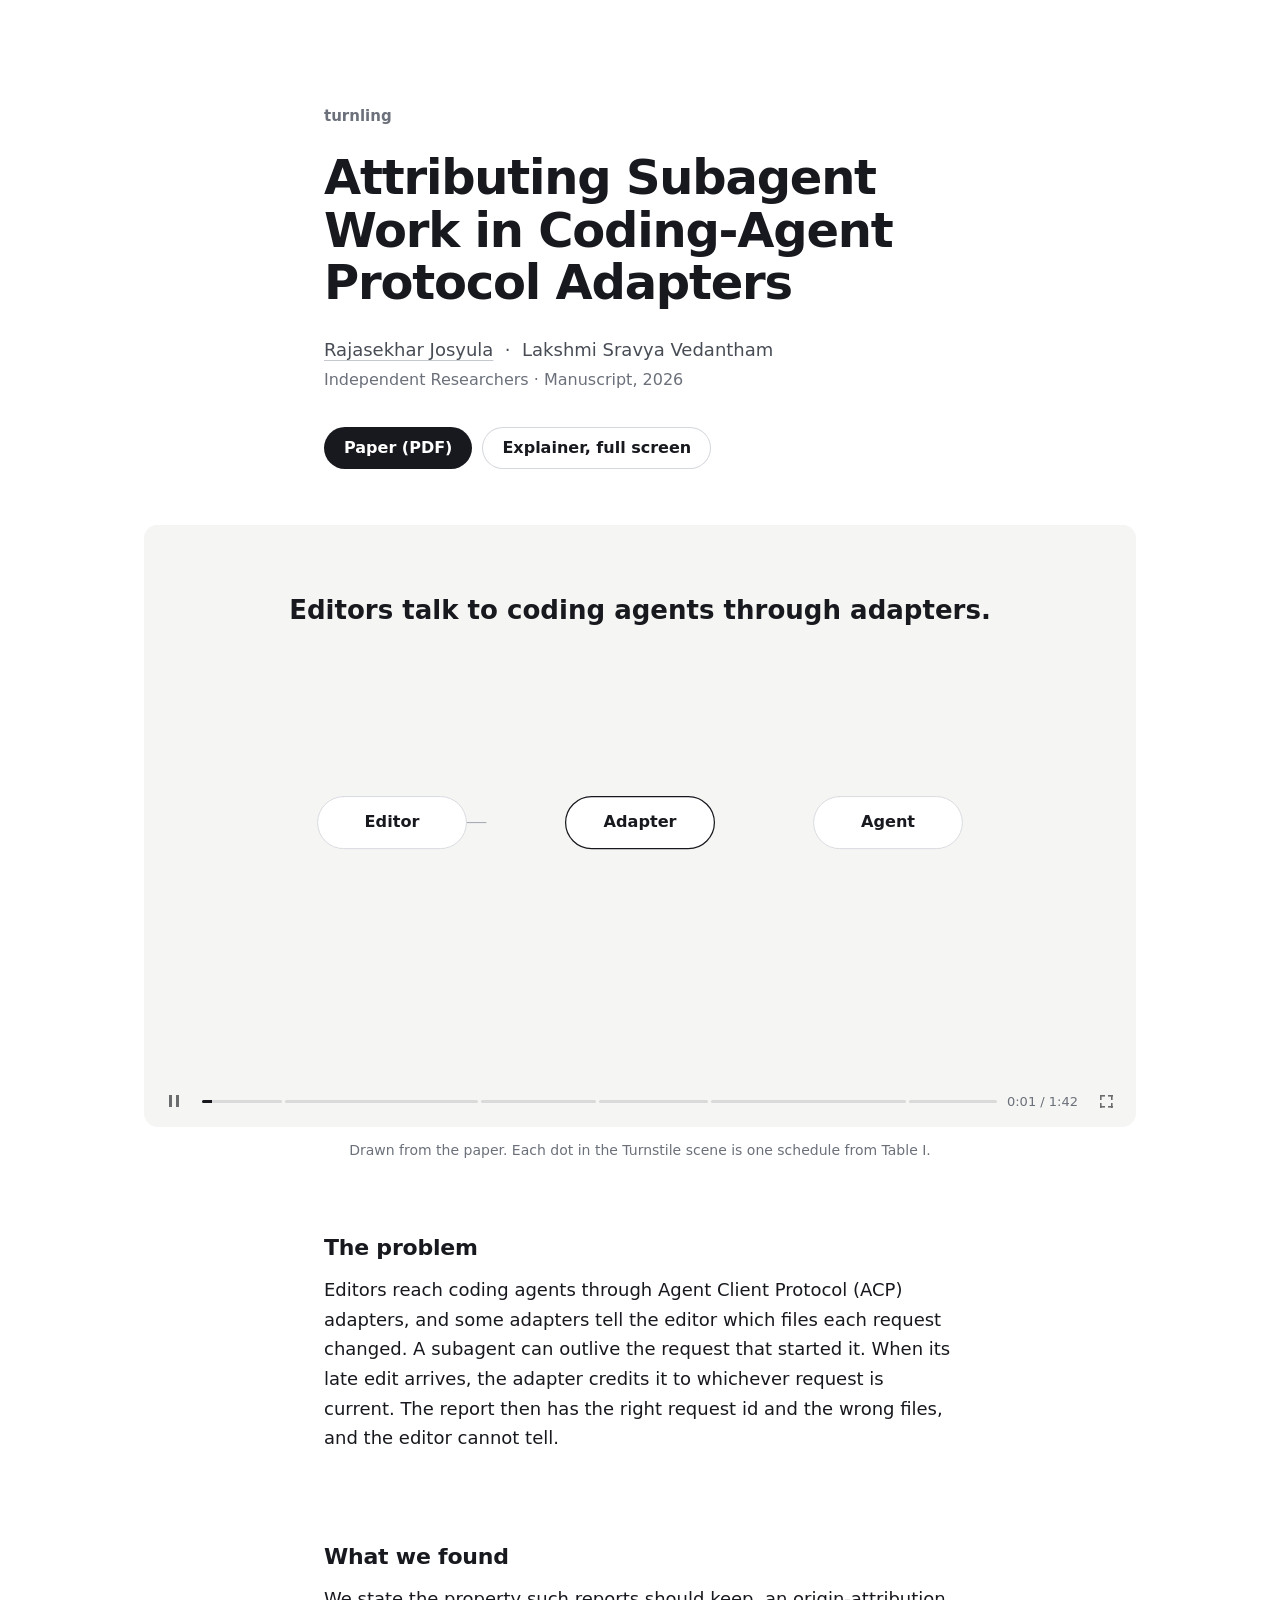
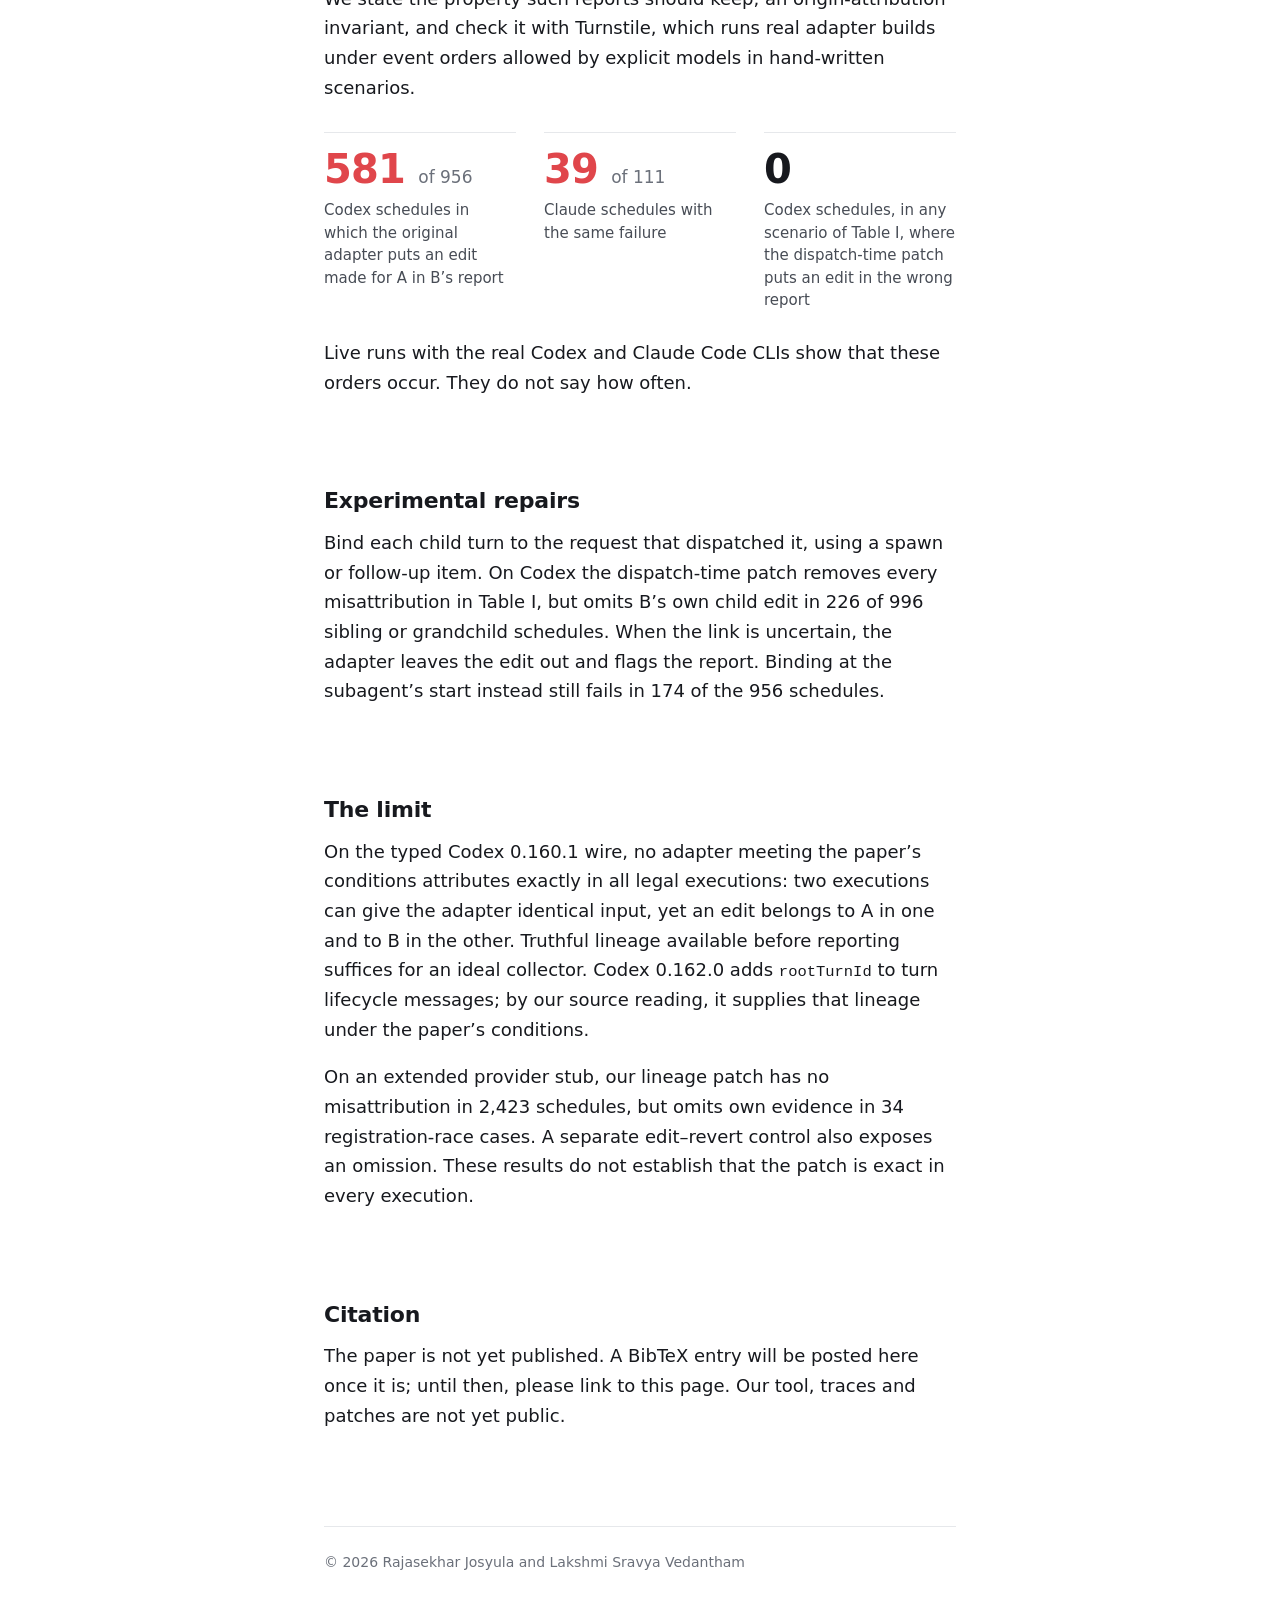
<file: index.html>
<!DOCTYPE html>
<html lang="en">
<head>
<meta charset="utf-8">
<meta name="viewport" content="width=device-width, initial-scale=1, viewport-fit=cover">
<meta name="color-scheme" content="light">
<meta http-equiv="Content-Security-Policy" content="default-src 'none'; script-src 'self'; style-src 'self' 'unsafe-inline'; img-src data:; base-uri 'none'; form-action 'none'">
<meta name="referrer" content="no-referrer">
<title>turnling: Attributing Subagent Work in Coding-Agent Protocol Adapters</title>
<meta name="description" content="Coding-agent protocol adapters can credit a subagent's edits to a later request. We study two ACP adapters with Turnstile, compare experimental repairs, and establish a conditional limit on attribution from typed provider messages.">
<meta property="og:title" content="turnling: Attributing Subagent Work in Coding-Agent Protocol Adapters">
<meta property="og:description" content="An edit made for request A appears in B’s report in 581 of 956 Codex schedules and 39 of 111 Claude schedules on the original ACP adapters.">
<link rel="icon" href="data:image/svg+xml,%3Csvg xmlns='http://www.w3.org/2000/svg' viewBox='0 0 16 16'%3E%3Crect x='1' y='6' width='9' height='4' rx='2' fill='%232F62F5'/%3E%3Crect x='11' y='6' width='4' height='4' rx='1' fill='%23E0464B'/%3E%3C/svg%3E">
<link rel="stylesheet" href="assets/film.css">
<style>
:root {
  --ink: #17191e; --ink-2: #474c55; --muted: #6b707a; --line: #e6e8eb; --red: #e0464b; --blue: #2f62f5;
  --sans: -apple-system, BlinkMacSystemFont, "Segoe UI", system-ui, Roboto, "Helvetica Neue", Arial, sans-serif;
  --mono: ui-monospace, "SF Mono", SFMono-Regular, Menlo, Consolas, "Liberation Mono", monospace;
}
* { box-sizing: border-box; }
html { -webkit-text-size-adjust: 100%; text-size-adjust: 100%; }
body { margin: 0; background: #fff; color: var(--ink); font: 18px/1.65 var(--sans); -webkit-font-smoothing: antialiased; overflow-wrap: break-word; }
a { color: inherit; text-decoration: underline; text-decoration-color: #c5c8cd; text-decoration-thickness: 1px; text-underline-offset: .2em; }
a:hover { text-decoration-color: currentColor; }
:focus-visible { outline: 2px solid var(--blue); outline-offset: 2px; border-radius: 4px; }
code { font: .86em var(--mono); }
.col { max-width: 680px; margin: 0 auto; padding: 0 24px; }
.wide { max-width: 1040px; margin: 0 auto; padding: 0 24px; }
.skip { position: absolute; left: -9999px; }
.skip:focus { left: 12px; top: 12px; background: #fff; padding: 6px 10px; }

header.col { padding-top: 104px; padding-bottom: 56px; }
.mark { margin: 0 0 22px; font-size: 15px; font-weight: 600; color: var(--muted); }
h1 { margin: 0 0 26px; font-size: clamp(32px, 5.2vw, 48px); line-height: 1.1; font-weight: 650; letter-spacing: -.025em; text-wrap: balance; }
.by { margin: 0; color: var(--ink-2); }
.nb { white-space: nowrap; }
.meta { margin: 2px 0 0; font-size: 16px; color: var(--muted); }
.links { display: flex; flex-wrap: wrap; gap: 10px; margin: 34px 0 0; padding: 0; list-style: none; }
.btn { display: inline-flex; align-items: center; height: 42px; padding: 0 20px; border-radius: 999px; background: var(--ink); color: #fff; font-size: 16px; font-weight: 600; text-decoration: none; }
.btn:hover { background: #2c2f36; }
.btn.ghost { background: none; color: var(--ink); box-shadow: inset 0 0 0 1px #d4d7dc; }
.btn.ghost:hover { box-shadow: inset 0 0 0 1px var(--ink); }

.film-note { margin: 12px 0 0; font-size: 14px; color: var(--muted); text-align: center; }

main section { padding-top: 72px; }
h2 { margin: 0 0 12px; font-size: 22px; line-height: 1.3; font-weight: 650; letter-spacing: -.01em; }
p { margin: 0 0 1em; }
.stats { display: grid; grid-template-columns: repeat(3, 1fr); gap: 28px; margin: 30px 0 26px; }
.stats div { padding-top: 14px; border-top: 1px solid var(--line); }
.stats dt { font-size: 40px; line-height: 1.1; font-weight: 650; letter-spacing: -.02em; font-variant-numeric: tabular-nums; }
.stats dt small { font-size: 17px; font-weight: 500; letter-spacing: 0; color: var(--muted); }
.stats .bad { color: var(--red); }
.stats dd { margin: 8px 0 0; font-size: 15px; line-height: 1.5; color: var(--ink-2); }

footer.col { margin-top: 96px; padding-bottom: 48px; font-size: 14px; color: var(--muted); }
footer p { margin: 0; padding-top: 24px; border-top: 1px solid var(--line); }

@media (max-width: 640px) {
  body { font-size: 17px; }
  header.col { padding-top: 64px; padding-bottom: 40px; }
  .wide { padding: 0 12px; }
  main section { padding-top: 56px; }
  .stats { grid-template-columns: 1fr; gap: 18px; }
}
</style>
</head>
<body>
<a class="skip" href="#main">Skip to content</a>

<header class="col">
  <p class="mark">turnling</p>
  <h1>Attributing Subagent Work in Coding-Agent Protocol Adapters</h1>
  <p class="by"><a class="nb" href="https://qxlsz.com">Rajasekhar Josyula</a> &nbsp;&middot;&nbsp; <span class="nb">Lakshmi Sravya Vedantham</span></p>
  <p class="meta">Independent Researchers &middot; Manuscript, 2026</p>
  <ul class="links">
    <li><a class="btn" href="paper.pdf">Paper (PDF)</a></li>
    <li><a class="btn ghost" href="explainer.html">Explainer, full screen</a></li>
  </ul>
</header>

<div class="wide" id="demo">
  <div class="film" data-film></div>
  <noscript><p class="film-note">The explainer needs JavaScript. Its full text is on the <a href="explainer.html">explainer page</a>.</p></noscript>
  <p class="film-note">Drawn from the paper. Each dot in the Turnstile scene is one schedule from Table I.</p>
</div>

<main id="main" class="col">
  <section>
    <h2>The problem</h2>
    <p>Editors reach coding agents through Agent Client Protocol (ACP) adapters, and some adapters tell the editor which files each request changed. A subagent can outlive the request that started it. When its late edit arrives, the adapter credits it to whichever request is current. The report then has the right request id and the wrong files, and the editor cannot tell.</p>
  </section>

  <section>
    <h2>What we found</h2>
    <p>We state the property such reports should keep, an origin-attribution invariant, and check it with Turnstile, which runs real adapter builds under event orders allowed by explicit models in hand-written scenarios.</p>
    <dl class="stats">
      <div><dt class="bad">581 <small>of 956</small></dt><dd>Codex schedules in which the original adapter puts an edit made for A in B’s report</dd></div>
      <div><dt class="bad">39 <small>of 111</small></dt><dd>Claude schedules with the same failure</dd></div>
      <div><dt>0</dt><dd>Codex schedules, in any scenario of Table I, where the dispatch-time patch puts an edit in the wrong report</dd></div>
    </dl>
    <p>Live runs with the real Codex and Claude Code CLIs show that these orders occur. They do not say how often.</p>
  </section>

  <section>
    <h2>Experimental repairs</h2>
    <p>Bind each child turn to the request that dispatched it, using a spawn or follow-up item. On Codex the dispatch-time patch removes every misattribution in Table I, but omits B’s own child edit in 226 of 996 sibling or grandchild schedules. When the link is uncertain, the adapter leaves the edit out and flags the report. Binding at the subagent’s start instead still fails in 174 of the 956 schedules.</p>
  </section>

  <section>
    <h2>The limit</h2>
    <p>On the typed Codex 0.160.1 wire, no adapter meeting the paper’s conditions attributes exactly in all legal executions: two executions can give the adapter identical input, yet an edit belongs to A in one and to B in the other. Truthful lineage available before reporting suffices for an ideal collector. Codex 0.162.0 adds <code>rootTurnId</code> to turn lifecycle messages; by our source reading, it supplies that lineage under the paper’s conditions.</p>
    <p>On an extended provider stub, our lineage patch has no misattribution in 2,423 schedules, but omits own evidence in 34 registration-race cases. A separate edit–revert control also exposes an omission. These results do not establish that the patch is exact in every execution.</p>
  </section>

  <section>
    <h2>Citation</h2>
    <p>The paper is not yet published. A BibTeX entry will be posted here once it is; until then, please link to this page. Our tool, traces and patches are not yet public.</p>
  </section>
</main>

<footer class="col">
  <p>&copy; 2026 Rajasekhar Josyula and Lakshmi Sravya Vedantham</p>
</footer>

<script src="assets/film.js" defer></script>
</body>
</html>
</file>
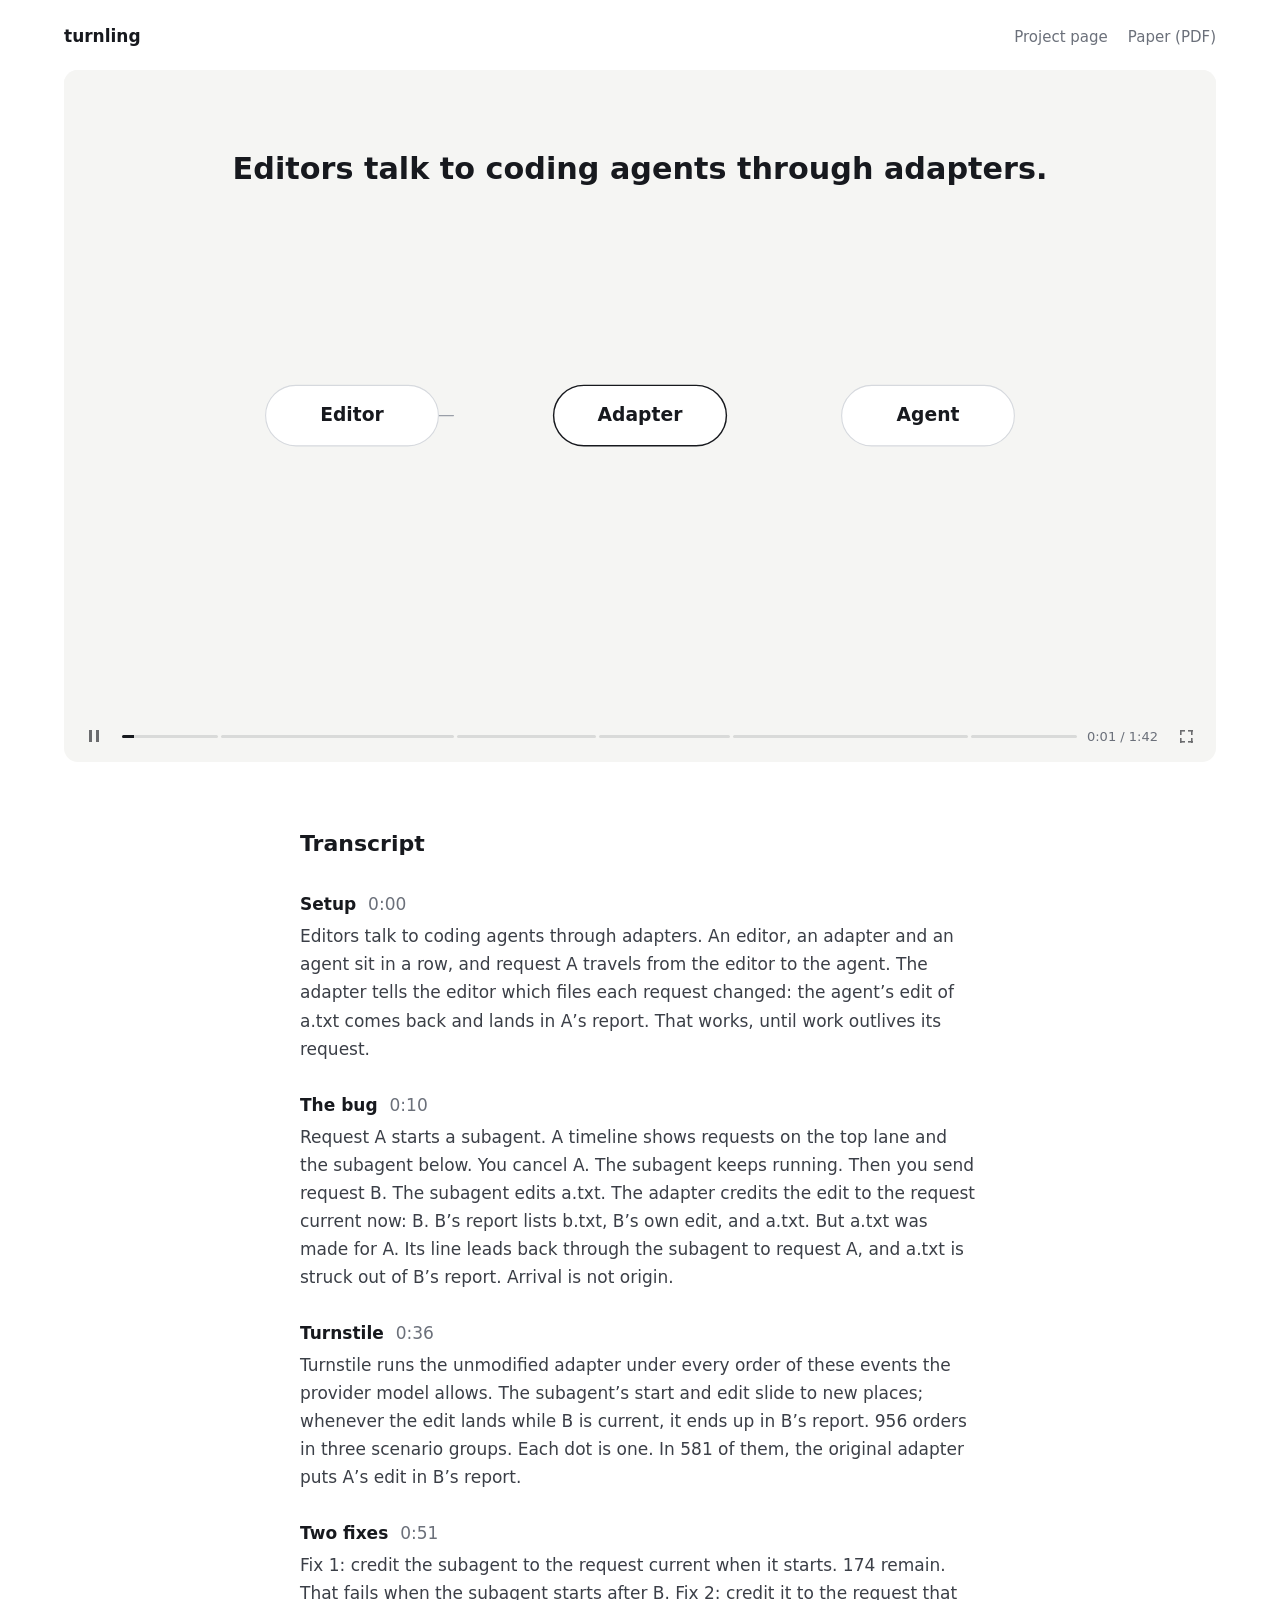
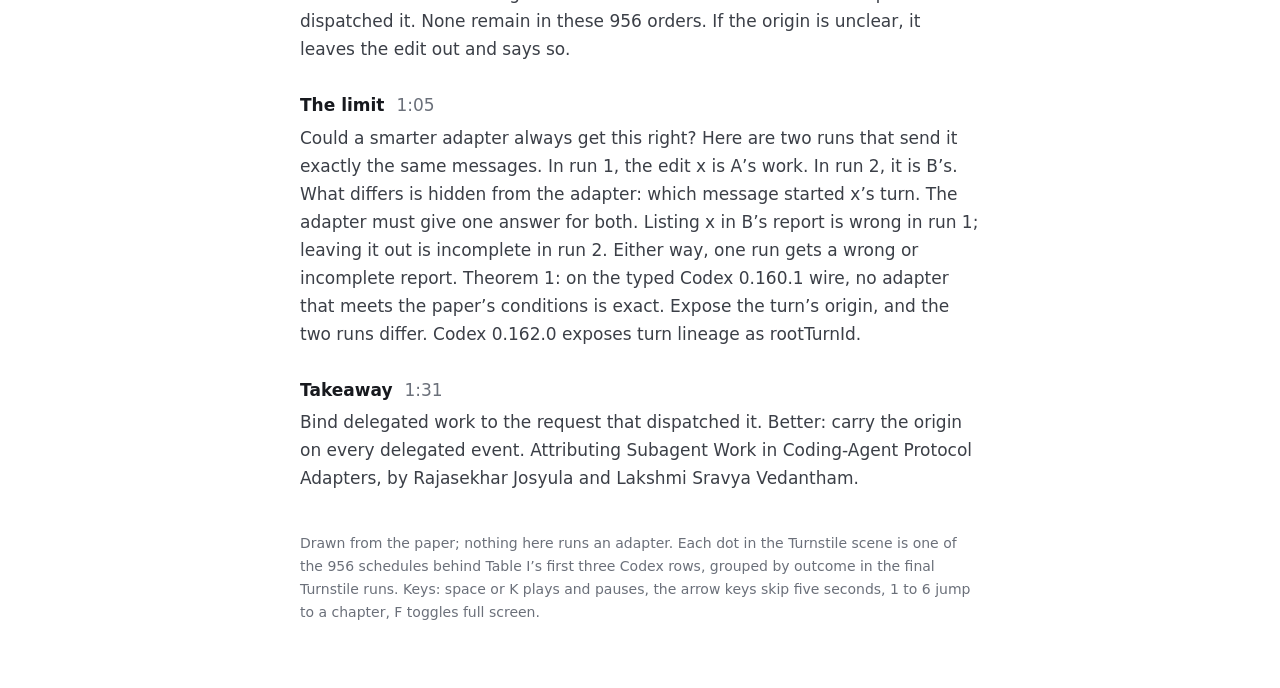
<file: explainer.html>
<!doctype html>
<html lang="en">
<head>
<meta charset="utf-8">
<meta name="viewport" content="width=device-width, initial-scale=1, viewport-fit=cover">
<meta name="color-scheme" content="light">
<meta http-equiv="Content-Security-Policy" content="default-src 'none'; script-src 'self'; style-src 'self' 'unsafe-inline'; img-src data:; base-uri 'none'; form-action 'none'">
<meta name="referrer" content="no-referrer">
<title>Explainer: Attributing Subagent Work in Coding-Agent Protocol Adapters</title>
<meta name="description" content="A short animated explainer: how a subagent's edit lands in the wrong request's report, how Turnstile explores scenario event orders, two experimental fixes, and a conditional attribution limit on the typed Codex 0.160.1 wire.">
<link rel="icon" href="data:image/svg+xml,%3Csvg xmlns='http://www.w3.org/2000/svg' viewBox='0 0 16 16'%3E%3Crect x='1' y='6' width='9' height='4' rx='2' fill='%232F62F5'/%3E%3Crect x='11' y='6' width='4' height='4' rx='1' fill='%23E0464B'/%3E%3C/svg%3E">
<link rel="stylesheet" href="assets/film.css">
<style>
:root { --ink: #17191e; --muted: #6b707a; --line: #e6e8eb; --blue: #2f62f5; --sans: -apple-system, BlinkMacSystemFont, "Segoe UI", system-ui, Roboto, "Helvetica Neue", Arial, sans-serif; }
* { box-sizing: border-box; }
html { -webkit-text-size-adjust: 100%; text-size-adjust: 100%; }
body { margin: 0; background: #fff; color: var(--ink); font: 17px/1.65 var(--sans); -webkit-font-smoothing: antialiased; }
a { color: inherit; text-decoration: underline; text-decoration-color: #c5c8cd; text-underline-offset: .2em; }
a:hover { text-decoration-color: currentColor; }
:focus-visible { outline: 2px solid var(--blue); outline-offset: 2px; border-radius: 4px; }
.top { max-width: 1200px; margin: 0 auto; padding: max(22px, env(safe-area-inset-top)) 24px 20px; display: flex; flex-wrap: wrap; align-items: baseline; justify-content: space-between; gap: 6px 24px; }
.top h1 { margin: 0; font-size: 17px; font-weight: 650; }
.top nav { display: flex; gap: 20px; font-size: 15px; color: var(--muted); }
.top nav a { text-decoration: none; }
.top nav a:hover { color: var(--ink); }
main { max-width: 1200px; margin: 0 auto; padding: 0 24px 64px; }
.transcript { max-width: 680px; margin: 64px auto 0; }
.transcript h2 { margin: 0 0 4px; font-size: 22px; font-weight: 650; }
.transcript h3 { margin: 28px 0 4px; font-size: 17px; }
.transcript h3 button { font: inherit; font-weight: 650; color: var(--ink); background: none; border: 0; padding: 0; cursor: pointer; text-align: left; }
.transcript h3 button span { margin-left: 6px; color: var(--muted); font-weight: 500; font-variant-numeric: tabular-nums; }
.transcript h3 button:hover { color: var(--blue); }
.transcript p { margin: 0; color: #3b3f47; }
.fine { max-width: 680px; margin: 40px auto 0; font-size: 14px; color: var(--muted); }
@media (max-width: 640px) {
  .top { padding-left: 16px; padding-right: 16px; }
  main { padding: 0 12px 48px; }
  .transcript, .fine { padding: 0 4px; }
}
</style>
</head>
<body>
<header class="top">
  <h1>turnling</h1>
  <nav><a href="./">Project page</a><a href="paper.pdf">Paper (PDF)</a></nav>
</header>
<main>
  <div class="film" data-film></div>
  <section class="transcript" aria-labelledby="tr-h">
    <h2 id="tr-h">Transcript</h2>
    <div data-film-transcript>
      <h3><button type="button" data-t="0.00">Setup <span>0:00</span></button></h3>
      <p>Editors talk to coding agents through adapters. An editor, an adapter and an agent sit in a row, and request A travels from the editor to the agent. The adapter tells the editor which files each request changed: the agent’s edit of a.txt comes back and lands in A’s report. That works, until work outlives its request.</p>
      <h3><button type="button" data-t="10.40">The bug <span>0:10</span></button></h3>
      <p>Request A starts a subagent. A timeline shows requests on the top lane and the subagent below. You cancel A. The subagent keeps running. Then you send request B. The subagent edits a.txt. The adapter credits the edit to the request current now: B. B’s report lists b.txt, B’s own edit, and a.txt. But a.txt was made for A. Its line leads back through the subagent to request A, and a.txt is struck out of B’s report. Arrival is not origin.</p>
      <h3><button type="button" data-t="35.70">Turnstile <span>0:36</span></button></h3>
      <p>Turnstile runs the unmodified adapter under every order of these events the provider model allows. The subagent’s start and edit slide to new places; whenever the edit lands while B is current, it ends up in B’s report. 956 orders in three scenario groups. Each dot is one. In 581 of them, the original adapter puts A’s edit in B’s report.</p>
      <h3><button type="button" data-t="50.80">Two fixes <span>0:51</span></button></h3>
      <p>Fix 1: credit the subagent to the request current when it starts. 174 remain. That fails when the subagent starts after B. Fix 2: credit it to the request that dispatched it. None remain in these 956 orders. If the origin is unclear, it leaves the edit out and says so.</p>
      <h3><button type="button" data-t="65.00">The limit <span>1:05</span></button></h3>
      <p>Could a smarter adapter always get this right? Here are two runs that send it exactly the same messages. In run 1, the edit x is A’s work. In run 2, it is B’s. What differs is hidden from the adapter: which message started x’s turn. The adapter must give one answer for both. Listing x in B’s report is wrong in run 1; leaving it out is incomplete in run 2. Either way, one run gets a wrong or incomplete report. Theorem 1: on the typed Codex 0.160.1 wire, no adapter that meets the paper’s conditions is exact. Expose the turn’s origin, and the two runs differ. Codex 0.162.0 exposes turn lineage as rootTurnId.</p>
      <h3><button type="button" data-t="90.50">Takeaway <span>1:31</span></button></h3>
      <p>Bind delegated work to the request that dispatched it. Better: carry the origin on every delegated event. Attributing Subagent Work in Coding-Agent Protocol Adapters, by Rajasekhar Josyula and Lakshmi Sravya Vedantham.</p>
    </div>
  </section>
  <p class="fine">Drawn from the paper; nothing here runs an adapter. Each dot in the Turnstile scene is one of the 956 schedules behind Table I&rsquo;s first three Codex rows, grouped by outcome in the final Turnstile runs. Keys: space or K plays and pauses, the arrow keys skip five seconds, 1 to 6 jump to a chapter, F toggles full screen.</p>
</main>
<script src="assets/film.js"></script>
</body>
</html>
</file>
<file: assets/film.css>
/* turnling film player */
.film { position: relative; background: #f5f5f3; border-radius: 14px; overflow: hidden; color: #17191e; outline: none; }
.film-stage { position: relative; display: flex; justify-content: center; }
.film-canvas { display: block; width: 100%; aspect-ratio: 16 / 9; cursor: pointer; }
.film.portrait .film-canvas { aspect-ratio: 560 / 860; }
.film-big { position: absolute; left: 50%; top: 64%; width: 64px; height: 64px; margin: -32px 0 0 -32px; padding: 0; border: 0; border-radius: 50%; background: #17191e; cursor: pointer; transition: opacity .3s, transform .3s, top 0s .3s; }
.film-big::after { content: ""; position: absolute; left: 25px; top: 21px; border-style: solid; border-width: 11px 0 11px 17px; border-color: transparent transparent transparent #fff; }
.film-big:hover { transform: scale(1.06); }
.film-big:focus-visible { outline: 3px solid #2f62f5; outline-offset: 3px; }
.film.portrait .film-big { top: 60%; }
.film.started .film-big { opacity: 0; pointer-events: none; transform: scale(.9); top: 78%; }
.film.portrait.started .film-big { top: 76%; }
.film.ended .film-big { opacity: 1; pointer-events: auto; transform: none; }
.film-bar { display: flex; align-items: center; gap: 10px; padding: 0 12px 8px; }
.film-btn { flex: none; width: 36px; height: 36px; padding: 0; border: 0; border-radius: 8px; background: none; color: #17191e; cursor: pointer; display: grid; place-items: center; opacity: .62; }
.film-btn:hover { opacity: 1; }
.film-btn:focus-visible { outline: 2px solid #2f62f5; outline-offset: 0; opacity: 1; }
.ic-play { width: 0; height: 0; border-style: solid; border-width: 6px 0 6px 10px; border-color: transparent transparent transparent currentColor; margin-left: 2px; }
.film.playing .ic-play { width: 10px; height: 12px; border: 0; border-left: 3px solid currentColor; border-right: 3px solid currentColor; margin-left: 0; }
.ic-fs { width: 13px; height: 13px; background:
  linear-gradient(currentColor, currentColor) 0 0 / 5px 1.6px no-repeat, linear-gradient(currentColor, currentColor) 0 0 / 1.6px 5px no-repeat,
  linear-gradient(currentColor, currentColor) 100% 0 / 5px 1.6px no-repeat, linear-gradient(currentColor, currentColor) 100% 0 / 1.6px 5px no-repeat,
  linear-gradient(currentColor, currentColor) 0 100% / 5px 1.6px no-repeat, linear-gradient(currentColor, currentColor) 0 100% / 1.6px 5px no-repeat,
  linear-gradient(currentColor, currentColor) 100% 100% / 5px 1.6px no-repeat, linear-gradient(currentColor, currentColor) 100% 100% / 1.6px 5px no-repeat; }
.film-track { position: relative; flex: 1; height: 36px; display: flex; align-items: center; border-radius: 6px; }
.film-track:focus-within { outline: 2px solid #2f62f5; outline-offset: 0; }
.film-segs { position: absolute; left: 0; right: 0; top: 50%; height: 3px; margin-top: -1.5px; display: flex; gap: 3px; }
.film-seg { position: relative; height: 100%; border-radius: 2px; background: rgba(23, 25, 30, .12); overflow: hidden; }
.film-seg i { position: absolute; left: 0; top: 0; bottom: 0; width: 0; background: #17191e; }
.film-range { position: absolute; inset: 0; width: 100%; height: 100%; margin: 0; opacity: 0; cursor: pointer; }
.film-time { flex: none; font: 500 13px/1 -apple-system, BlinkMacSystemFont, "Segoe UI", system-ui, sans-serif; color: #6b707a; font-variant-numeric: tabular-nums; }
.film-cap { position: absolute; width: 1px; height: 1px; margin: -1px; padding: 0; overflow: hidden; clip: rect(0 0 0 0); white-space: nowrap; border: 0; }
.film:fullscreen { display: flex; flex-direction: column; border-radius: 0; width: 100vw; height: 100vh; }
.film:fullscreen .film-stage { flex: 1; min-height: 0; align-items: center; }
.film:fullscreen .film-canvas { aspect-ratio: auto; }
@media (prefers-reduced-motion: reduce) { .film-big, .film-big:hover { transition: none; transform: none; } }
</file>
